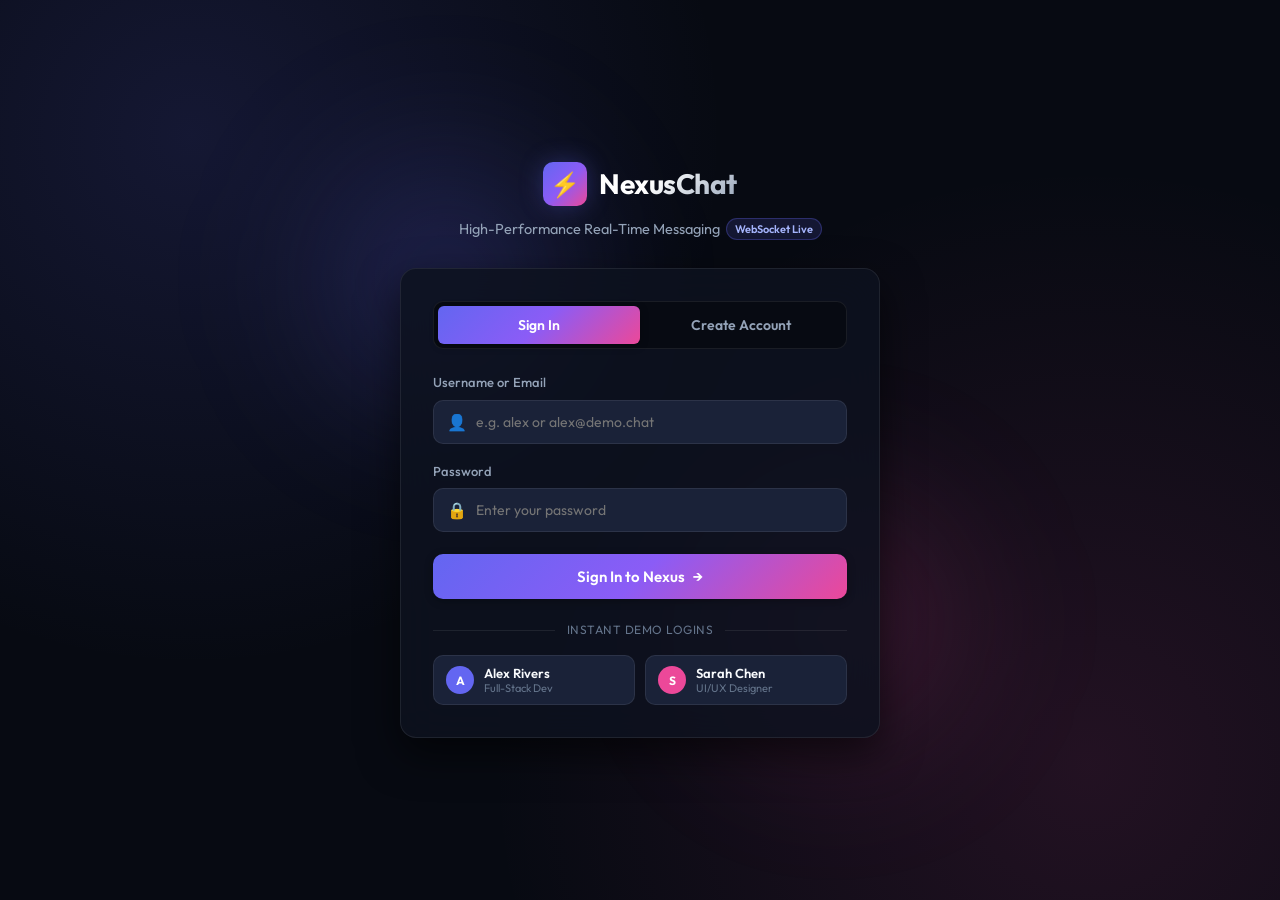
<file: frontend/index.html>
<!DOCTYPE html>
<html lang="en">
<head>
  <meta charset="UTF-8">
  <meta name="viewport" content="width=device-width, initial-scale=1.0">
  <title>NexusChat — Real-Time WebSocket Messaging</title>
  <link rel="stylesheet" href="/frontend/style.css">
  <link rel="icon" href="data:image/svg+xml,<svg xmlns=%22http://www.w3.org/2000/svg%22 viewBox=%220%22%22><text y=%2222%22 font-size=%2220%22>⚡</text></svg>">
</head>
<body class="auth-page">
  <!-- Dynamic Glowing Background Orbs -->
  <div class="auth-glow-1"></div>
  <div class="auth-glow-2"></div>

  <div class="auth-container">
    <!-- Brand Header -->
    <header class="auth-header">
      <div class="auth-brand">
        <div class="auth-logo-icon">⚡</div>
        <h1 class="auth-title">NexusChat</h1>
      </div>
      <p class="auth-subtitle">
        High-Performance Real-Time Messaging 
        <span class="badge-tag">WebSocket Live</span>
      </p>
    </header>

    <!-- Auth Card -->
    <main class="auth-card">
      <!-- Tabs Navigation -->
      <nav class="auth-tabs" role="tablist">
        <button id="tab-login-btn" class="auth-tab-btn active" onclick="switchAuthTab('login')">Sign In</button>
        <button id="tab-register-btn" class="auth-tab-btn" onclick="switchAuthTab('register')">Create Account</button>
      </nav>

      <!-- Alert Message Box -->
      <div id="auth-alert" style="display: none; padding: 10px 14px; margin-bottom: 16px; border-radius: 8px; font-size: 13px;"></div>

      <!-- Login Form -->
      <form id="login-form" class="auth-form active" onsubmit="handleLogin(event)">
        <div class="form-group">
          <label for="login-identifier">Username or Email</label>
          <div class="input-wrapper">
            <span class="input-icon">👤</span>
            <input type="text" id="login-identifier" class="form-control" placeholder="e.g. alex or alex@demo.chat" required autocomplete="username">
          </div>
        </div>

        <div class="form-group">
          <label for="login-password">Password</label>
          <div class="input-wrapper">
            <span class="input-icon">🔒</span>
            <input type="password" id="login-password" class="form-control" placeholder="Enter your password" required autocomplete="current-password">
          </div>
        </div>

        <button type="submit" id="login-submit-btn" class="btn-primary">
          <span>Sign In to Nexus</span>
          <span>→</span>
        </button>
      </form>

      <!-- Registration Form -->
      <form id="register-form" class="auth-form" onsubmit="handleRegister(event)">
        <div class="form-group">
          <label for="reg-username">Username</label>
          <div class="input-wrapper">
            <span class="input-icon">@</span>
            <input type="text" id="reg-username" class="form-control" placeholder="e.g. dev_guru" required minlength="3" maxlength="25">
          </div>
        </div>

        <div class="form-group">
          <label for="reg-display-name">Display Name</label>
          <div class="input-wrapper">
            <span class="input-icon">✨</span>
            <input type="text" id="reg-display-name" class="form-control" placeholder="e.g. Maya Lin" required>
          </div>
        </div>

        <div class="form-group">
          <label for="reg-email">Email Address</label>
          <div class="input-wrapper">
            <span class="input-icon">✉️</span>
            <input type="email" id="reg-email" class="form-control" placeholder="e.g. maya@example.com" required>
          </div>
        </div>

        <div class="form-group">
          <label for="reg-password">Password</label>
          <div class="input-wrapper">
            <span class="input-icon">🔒</span>
            <input type="password" id="reg-password" class="form-control" placeholder="Minimum 6 characters" required minlength="6">
          </div>
        </div>

        <button type="submit" id="register-submit-btn" class="btn-primary">
          <span>Create Free Account</span>
          <span>🚀</span>
        </button>
      </form>

      <!-- Quick 1-Click Demo Accounts -->
      <div class="auth-divider">Instant Demo Logins</div>
      <div class="demo-users-grid">
        <button type="button" class="demo-user-btn" onclick="quickFillDemo('alex', 'password123')">
          <div class="demo-avatar" style="background: #6366f1;">A</div>
          <div class="demo-user-info">
            <span class="demo-user-name">Alex Rivers</span>
            <span class="demo-user-role">Full-Stack Dev</span>
          </div>
        </button>

        <button type="button" class="demo-user-btn" onclick="quickFillDemo('sarah', 'password123')">
          <div class="demo-avatar" style="background: #ec4899;">S</div>
          <div class="demo-user-info">
            <span class="demo-user-name">Sarah Chen</span>
            <span class="demo-user-role">UI/UX Designer</span>
          </div>
        </button>
      </div>
    </main>
  </div>

  <!-- Toast Container -->
  <div id="toast-container" class="toast-container"></div>

  <script>
    function switchAuthTab(mode) {
      const loginTab = document.getElementById('tab-login-btn');
      const registerTab = document.getElementById('tab-register-btn');
      const loginForm = document.getElementById('login-form');
      const registerForm = document.getElementById('register-form');
      const alertBox = document.getElementById('auth-alert');
      alertBox.style.display = 'none';

      if (mode === 'login') {
        loginTab.classList.add('active');
        registerTab.classList.remove('active');
        loginForm.classList.add('active');
        registerForm.classList.remove('active');
      } else {
        registerTab.classList.add('active');
        loginTab.classList.remove('active');
        registerForm.classList.add('active');
        loginForm.classList.remove('active');
      }
    }

    function showAlert(message, isError = true) {
      const alertBox = document.getElementById('auth-alert');
      alertBox.style.display = 'block';
      alertBox.textContent = message;
      if (isError) {
        alertBox.style.backgroundColor = 'rgba(239, 68, 68, 0.15)';
        alertBox.style.border = '1px solid rgba(239, 68, 68, 0.3)';
        alertBox.style.color = '#fca5a5';
      } else {
        alertBox.style.backgroundColor = 'rgba(16, 185, 129, 0.15)';
        alertBox.style.border = '1px solid rgba(16, 185, 129, 0.3)';
        alertBox.style.color = '#6ee7b7';
      }
    }

    function quickFillDemo(identifier, password) {
      switchAuthTab('login');
      document.getElementById('login-identifier').value = identifier;
      document.getElementById('login-password').value = password;
      // Auto submit for convenience
      document.getElementById('login-submit-btn').click();
    }

    async function handleLogin(e) {
      e.preventDefault();
      const identifier = document.getElementById('login-identifier').value.trim();
      const password = document.getElementById('login-password').value;
      const submitBtn = document.getElementById('login-submit-btn');

      submitBtn.disabled = true;
      submitBtn.innerHTML = '<span>Authenticating...</span>';

      try {
        const res = await fetch('http://localhost:5000/api/auth/login', {
          method: 'POST',
          headers: { 'Content-Type': 'application/json' },
          body: JSON.stringify({ identifier, password })
        });
        const data = await res.json();
        if (data.success) {
          showAlert('Login successful! Redirecting to chat...', false);
          setTimeout(() => { window.location.href = '/chat'; }, 500);
        } else {
          showAlert(data.error || 'Login failed. Please check credentials.');
          submitBtn.disabled = false;
          submitBtn.innerHTML = '<span>Sign In to Nexus</span><span>→</span>';
        }
      } catch (err) {
        showAlert('Network error. Make sure the backend server is running.');
        submitBtn.disabled = false;
        submitBtn.innerHTML = '<span>Sign In to Nexus</span><span>→</span>';
      }
    }

    async function handleRegister(e) {
      e.preventDefault();
      const username = document.getElementById('reg-username').value.trim();
      const display_name = document.getElementById('reg-display-name').value.trim();
      const email = document.getElementById('reg-email').value.trim();
      const password = document.getElementById('reg-password').value;
      const submitBtn = document.getElementById('register-submit-btn');

      submitBtn.disabled = true;
      submitBtn.innerHTML = '<span>Creating Account...</span>';

      try {
        const res = await fetch('http://localhost:5000/api/auth/register', {
          method: 'POST',
          headers: { 'Content-Type': 'application/json' },
          body: JSON.stringify({ username, display_name, email, password })
        });
        const data = await res.json();
        if (data.success) {
          showAlert('Account created! Entering chat...', false);
          setTimeout(() => { window.location.href = '/chat'; }, 500);
        } else {
          showAlert(data.error || 'Registration failed.');
          submitBtn.disabled = false;
          submitBtn.innerHTML = '<span>Create Free Account</span><span>🚀</span>';
        }
      } catch (err) {
        showAlert('Network error. Please try again.');
        submitBtn.disabled = false;
        submitBtn.innerHTML = '<span>Create Free Account</span><span>🚀</span>';
      }
    }
  </script>
</body>
</html>
</file>
<file: frontend/style.css>
/* ==========================================================================
   NexusChat - Modern Real-Time Chat Application Stylesheet
   Theme: Sleek Dark / Cyber Glassmorphism
   ========================================================================== */

@import url('https://fonts.googleapis.com/css2?family=Outfit:wght@300;400;500;600;700&family=JetBrains+Mono:wght@400;500&display=swap');

:root {
  /* Color Palette */
  --bg-darkest: #070a12;
  --bg-sidebar: #0d121f;
  --bg-sidebar-hover: #141b2d;
  --bg-chat: #101626;
  --bg-card: rgba(19, 26, 44, 0.7);
  --bg-card-elevated: #161e33;
  --bg-input: #1a2238;
  --bg-hover: rgba(255, 255, 255, 0.05);
  --bg-glass: rgba(13, 18, 31, 0.85);

  /* Primary Brand & Accents */
  --primary: #6366f1;
  --primary-hover: #4f46e5;
  --primary-glow: rgba(99, 102, 241, 0.35);
  --primary-gradient: linear-gradient(135deg, #6366f1 0%, #8b5cf6 50%, #ec4899 100%);
  --secondary-gradient: linear-gradient(135deg, #3b82f6 0%, #06b6d4 100%);

  /* Status Colors */
  --status-online: #10b981;
  --status-away: #f59e0b;
  --status-busy: #ef4444;
  --status-offline: #64748b;

  /* Text Colors */
  --text-primary: #f8fafc;
  --text-secondary: #94a3b8;
  --text-muted: #64748b;
  --text-highlight: #38bdf8;

  /* Borders & Shadows */
  --border-subtle: rgba(255, 255, 255, 0.08);
  --border-light: rgba(255, 255, 255, 0.15);
  --border-active: rgba(99, 102, 241, 0.5);
  --shadow-sm: 0 2px 8px rgba(0, 0, 0, 0.3);
  --shadow-md: 0 8px 24px rgba(0, 0, 0, 0.4);
  --shadow-lg: 0 16px 40px rgba(0, 0, 0, 0.6);
  --shadow-glow: 0 0 25px rgba(99, 102, 241, 0.3);

  /* Dimensions & Spacing */
  --sidebar-width: 290px;
  --right-panel-width: 270px;
  --header-height: 64px;
  --radius-sm: 6px;
  --radius-md: 10px;
  --radius-lg: 16px;
  --radius-full: 9999px;

  /* Fonts */
  --font-main: 'Outfit', -apple-system, BlinkMacSystemFont, 'Segoe UI', Roboto, sans-serif;
  --font-mono: 'JetBrains Mono', 'Fira Code', monospace;
  --transition: all 0.2s cubic-bezier(0.4, 0, 0.2, 1);
}

/* ==========================================================================
   CSS Reset & Base Styles
   ========================================================================== */
* {
  margin: 0;
  padding: 0;
  box-sizing: border-box;
}

body {
  font-family: var(--font-main);
  background-color: var(--bg-darkest);
  color: var(--text-primary);
  min-height: 100vh;
  overflow: hidden;
  line-height: 1.5;
  -webkit-font-smoothing: antialiased;
}

/* Custom Scrollbars */
::-webkit-scrollbar {
  width: 6px;
  height: 6px;
}
::-webkit-scrollbar-track {
  background: transparent;
}
::-webkit-scrollbar-thumb {
  background: rgba(255, 255, 255, 0.12);
  border-radius: 4px;
}
::-webkit-scrollbar-thumb:hover {
  background: rgba(255, 255, 255, 0.25);
}

a {
  color: var(--primary);
  text-decoration: none;
}
a:hover {
  text-decoration: underline;
}

button {
  font-family: inherit;
  cursor: pointer;
  border: none;
  background: none;
  outline: none;
}

input, textarea {
  font-family: inherit;
  outline: none;
  border: none;
}

/* ==========================================================================
   Authentication Page (index.html)
   ========================================================================== */
.auth-page {
  display: flex;
  align-items: center;
  justify-content: center;
  min-height: 100vh;
  position: relative;
  overflow-y: auto;
  padding: 24px;
  background: radial-gradient(circle at 15% 15%, rgba(99, 102, 241, 0.15) 0%, transparent 40%),
              radial-gradient(circle at 85% 85%, rgba(236, 72, 153, 0.12) 0%, transparent 45%),
              var(--bg-darkest);
}

/* Background glowing blur orbs */
.auth-glow-1 {
  position: absolute;
  top: 10%;
  left: 20%;
  width: 380px;
  height: 380px;
  background: radial-gradient(circle, rgba(99, 102, 241, 0.25) 0%, transparent 70%);
  filter: blur(60px);
  pointer-events: none;
  animation: pulseGlow 8s infinite alternate ease-in-out;
}

.auth-glow-2 {
  position: absolute;
  bottom: 10%;
  right: 20%;
  width: 380px;
  height: 380px;
  background: radial-gradient(circle, rgba(236, 72, 153, 0.2) 0%, transparent 70%);
  filter: blur(60px);
  pointer-events: none;
  animation: pulseGlow 10s infinite alternate-reverse ease-in-out;
}

@keyframes pulseGlow {
  0% { transform: scale(0.9) translate(0, 0); opacity: 0.6; }
  100% { transform: scale(1.15) translate(20px, -20px); opacity: 0.9; }
}

.auth-container {
  width: 100%;
  max-width: 480px;
  position: relative;
  z-index: 10;
}

.auth-header {
  text-align: center;
  margin-bottom: 28px;
}

.auth-brand {
  display: inline-flex;
  align-items: center;
  gap: 12px;
  margin-bottom: 12px;
}

.auth-logo-icon {
  width: 44px;
  height: 44px;
  border-radius: var(--radius-md);
  background: var(--primary-gradient);
  display: flex;
  align-items: center;
  justify-content: center;
  box-shadow: var(--shadow-glow);
  font-size: 24px;
}

.auth-title {
  font-size: 28px;
  font-weight: 700;
  letter-spacing: -0.5px;
  background: linear-gradient(135deg, #fff 40%, #94a3b8 100%);
  -webkit-background-clip: text;
  -webkit-text-fill-color: transparent;
}

.auth-subtitle {
  color: var(--text-secondary);
  font-size: 14.5px;
  display: flex;
  align-items: center;
  justify-content: center;
  gap: 6px;
}

.badge-tag {
  display: inline-block;
  padding: 2px 8px;
  font-size: 11px;
  font-weight: 600;
  border-radius: var(--radius-full);
  background: rgba(99, 102, 241, 0.15);
  color: #a5b4fc;
  border: 1px solid rgba(99, 102, 241, 0.3);
}

.auth-card {
  background: var(--bg-glass);
  backdrop-filter: blur(20px);
  border: 1px solid var(--border-subtle);
  border-radius: var(--radius-lg);
  padding: 32px;
  box-shadow: var(--shadow-lg);
  position: relative;
}

.auth-tabs {
  display: flex;
  background: var(--bg-darkest);
  padding: 4px;
  border-radius: var(--radius-md);
  margin-bottom: 24px;
  border: 1px solid var(--border-subtle);
}

.auth-tab-btn {
  flex: 1;
  padding: 10px 0;
  font-size: 14px;
  font-weight: 600;
  color: var(--text-secondary);
  border-radius: var(--radius-sm);
  transition: var(--transition);
  text-align: center;
}

.auth-tab-btn.active {
  background: var(--primary-gradient);
  color: #fff;
  box-shadow: var(--shadow-sm);
}

.auth-form {
  display: none;
  flex-direction: column;
  gap: 18px;
}

.auth-form.active {
  display: flex;
}

.form-group {
  display: flex;
  flex-direction: column;
  gap: 7px;
}

.form-group label {
  font-size: 13px;
  font-weight: 500;
  color: var(--text-secondary);
}

.input-wrapper {
  position: relative;
  display: flex;
  align-items: center;
}

.input-icon {
  position: absolute;
  left: 14px;
  color: var(--text-muted);
  font-size: 16px;
  pointer-events: none;
}

.form-control {
  width: 100%;
  padding: 12px 14px 12px 42px;
  background: var(--bg-input);
  border: 1px solid var(--border-subtle);
  border-radius: var(--radius-md);
  color: var(--text-primary);
  font-size: 14px;
  transition: var(--transition);
}

.form-control:focus {
  border-color: var(--primary);
  box-shadow: 0 0 0 3px rgba(99, 102, 241, 0.2);
  background: #1e2842;
}

.btn-primary {
  padding: 13px 20px;
  background: var(--primary-gradient);
  color: #ffffff;
  font-size: 15px;
  font-weight: 600;
  border-radius: var(--radius-md);
  display: flex;
  align-items: center;
  justify-content: center;
  gap: 8px;
  transition: var(--transition);
  box-shadow: var(--shadow-sm);
  margin-top: 4px;
}

.btn-primary:hover {
  transform: translateY(-1px);
  box-shadow: var(--shadow-glow);
  filter: brightness(1.08);
}

.btn-primary:active {
  transform: translateY(0);
}

.auth-divider {
  display: flex;
  align-items: center;
  gap: 12px;
  margin: 22px 0 16px;
  color: var(--text-muted);
  font-size: 12px;
  text-transform: uppercase;
  letter-spacing: 0.5px;
}

.auth-divider::before,
.auth-divider::after {
  content: '';
  flex: 1;
  height: 1px;
  background: var(--border-subtle);
}

.demo-users-grid {
  display: grid;
  grid-template-columns: 1fr 1fr;
  gap: 10px;
}

.demo-user-btn {
  background: var(--bg-input);
  border: 1px solid var(--border-subtle);
  padding: 9px 12px;
  border-radius: var(--radius-md);
  display: flex;
  align-items: center;
  gap: 10px;
  color: var(--text-primary);
  transition: var(--transition);
  text-align: left;
}

.demo-user-btn:hover {
  background: var(--bg-sidebar-hover);
  border-color: var(--border-active);
  transform: translateY(-2px);
}

.demo-avatar {
  width: 28px;
  height: 28px;
  border-radius: var(--radius-full);
  display: flex;
  align-items: center;
  justify-content: center;
  font-size: 12px;
  font-weight: 700;
  color: #ffffff;
  flex-shrink: 0;
}

.demo-user-info {
  display: flex;
  flex-direction: column;
  overflow: hidden;
}

.demo-user-name {
  font-size: 13px;
  font-weight: 600;
  white-space: nowrap;
  overflow: hidden;
  text-overflow: ellipsis;
}

.demo-user-role {
  font-size: 11px;
  color: var(--text-muted);
}

/* ==========================================================================
   Chat Application Workspace (chat.html)
   ========================================================================== */
.chat-app-layout {
  display: flex;
  width: 100vw;
  height: 100vh;
  overflow: hidden;
  background: var(--bg-darkest);
}

/* --- Left Sidebar --- */
.chat-sidebar {
  width: var(--sidebar-width);
  background: var(--bg-sidebar);
  border-right: 1px solid var(--border-subtle);
  display: flex;
  flex-direction: column;
  height: 100%;
  flex-shrink: 0;
  user-select: none;
  position: relative;
  z-index: 20;
}

.sidebar-header {
  height: var(--header-height);
  padding: 0 18px;
  display: flex;
  align-items: center;
  justify-content: space-between;
  border-bottom: 1px solid var(--border-subtle);
}

.sidebar-brand {
  display: flex;
  align-items: center;
  gap: 10px;
}

.sidebar-brand-icon {
  width: 34px;
  height: 34px;
  border-radius: var(--radius-sm);
  background: var(--primary-gradient);
  display: flex;
  align-items: center;
  justify-content: center;
  font-size: 18px;
  box-shadow: 0 0 15px rgba(99, 102, 241, 0.4);
}

.sidebar-brand-title {
  font-size: 18px;
  font-weight: 700;
  color: #ffffff;
  letter-spacing: -0.3px;
}

.connection-pill {
  display: flex;
  align-items: center;
  gap: 6px;
  font-size: 11px;
  font-weight: 600;
  color: var(--status-online);
  background: rgba(16, 185, 129, 0.12);
  padding: 3px 8px;
  border-radius: var(--radius-full);
  border: 1px solid rgba(16, 185, 129, 0.25);
}

.connection-dot {
  width: 7px;
  height: 7px;
  border-radius: var(--radius-full);
  background: var(--status-online);
  animation: pulseDot 2s infinite ease-in-out;
}

@keyframes pulseDot {
  0% { transform: scale(0.9); opacity: 0.7; }
  50% { transform: scale(1.3); opacity: 1; box-shadow: 0 0 8px var(--status-online); }
  100% { transform: scale(0.9); opacity: 0.7; }
}

.sidebar-content {
  flex: 1;
  overflow-y: auto;
  padding: 16px 12px;
  display: flex;
  flex-direction: column;
  gap: 20px;
}

.sidebar-section-title {
  display: flex;
  align-items: center;
  justify-content: space-between;
  padding: 0 8px;
  font-size: 11px;
  font-weight: 700;
  text-transform: uppercase;
  letter-spacing: 0.8px;
  color: var(--text-muted);
  margin-bottom: 8px;
}

.sidebar-add-btn {
  color: var(--text-muted);
  font-size: 14px;
  padding: 2px 6px;
  border-radius: var(--radius-sm);
  transition: var(--transition);
}

.sidebar-add-btn:hover {
  color: #fff;
  background: var(--bg-hover);
}

.channel-list, .dm-list {
  display: flex;
  flex-direction: column;
  gap: 3px;
}

.channel-item, .dm-item {
  display: flex;
  align-items: center;
  gap: 10px;
  padding: 8px 10px;
  border-radius: var(--radius-md);
  color: var(--text-secondary);
  font-size: 14px;
  font-weight: 500;
  cursor: pointer;
  transition: var(--transition);
  position: relative;
}

.channel-item:hover, .dm-item:hover {
  background: var(--bg-sidebar-hover);
  color: var(--text-primary);
}

.channel-item.active, .dm-item.active {
  background: rgba(99, 102, 241, 0.18);
  color: #ffffff;
  border-left: 3px solid var(--primary);
  font-weight: 600;
}

.channel-icon {
  font-size: 16px;
  opacity: 0.85;
}

.channel-name, .dm-name {
  flex: 1;
  overflow: hidden;
  text-overflow: ellipsis;
  white-space: nowrap;
}

.unread-badge {
  background: var(--primary-gradient);
  color: #fff;
  font-size: 10px;
  font-weight: 700;
  padding: 2px 7px;
  border-radius: var(--radius-full);
}

/* User avatar with status ring */
.avatar-wrapper {
  position: relative;
  flex-shrink: 0;
}

.user-avatar {
  width: 32px;
  height: 32px;
  border-radius: var(--radius-full);
  display: flex;
  align-items: center;
  justify-content: center;
  font-size: 13px;
  font-weight: 700;
  color: #ffffff;
}

.status-indicator {
  position: absolute;
  bottom: -1px;
  right: -1px;
  width: 10px;
  height: 10px;
  border-radius: var(--radius-full);
  border: 2px solid var(--bg-sidebar);
}

.status-online { background-color: var(--status-online); }
.status-away { background-color: var(--status-away); }
.status-busy { background-color: var(--status-busy); }
.status-offline { background-color: var(--status-offline); }

/* Sidebar User Footer */
.sidebar-user-footer {
  height: 70px;
  padding: 0 14px;
  background: rgba(10, 14, 25, 0.9);
  border-top: 1px solid var(--border-subtle);
  display: flex;
  align-items: center;
  justify-content: space-between;
}

.footer-user-card {
  display: flex;
  align-items: center;
  gap: 10px;
  overflow: hidden;
  cursor: pointer;
  padding: 4px 6px;
  border-radius: var(--radius-sm);
  transition: var(--transition);
}

.footer-user-card:hover {
  background: var(--bg-hover);
}

.footer-user-details {
  display: flex;
  flex-direction: column;
  overflow: hidden;
}

.footer-user-name {
  font-size: 13.5px;
  font-weight: 600;
  color: var(--text-primary);
  white-space: nowrap;
  overflow: hidden;
  text-overflow: ellipsis;
}

.footer-user-status {
  font-size: 11px;
  color: var(--status-online);
  text-transform: capitalize;
}

.footer-actions {
  display: flex;
  align-items: center;
  gap: 4px;
}

.btn-icon-footer {
  width: 32px;
  height: 32px;
  border-radius: var(--radius-sm);
  color: var(--text-muted);
  display: flex;
  align-items: center;
  justify-content: center;
  font-size: 16px;
  transition: var(--transition);
}

.btn-icon-footer:hover {
  color: #fff;
  background: var(--bg-hover);
}

/* --- Main Chat Section --- */
.chat-main {
  flex: 1;
  display: flex;
  flex-direction: column;
  background: var(--bg-chat);
  height: 100%;
  position: relative;
  overflow: hidden;
}

.chat-header {
  height: var(--header-height);
  padding: 0 24px;
  background: var(--bg-glass);
  backdrop-filter: blur(12px);
  border-bottom: 1px solid var(--border-subtle);
  display: flex;
  align-items: center;
  justify-content: space-between;
  z-index: 10;
}

.header-left {
  display: flex;
  align-items: center;
  gap: 12px;
  overflow: hidden;
}

.mobile-menu-btn {
  display: none;
  font-size: 20px;
  color: var(--text-secondary);
  padding: 6px;
}

.room-title-wrapper {
  display: flex;
  flex-direction: column;
}

.room-title {
  font-size: 17px;
  font-weight: 700;
  display: flex;
  align-items: center;
  gap: 8px;
  color: #ffffff;
}

.room-desc {
  font-size: 12px;
  color: var(--text-muted);
  white-space: nowrap;
  overflow: hidden;
  text-overflow: ellipsis;
  max-width: 450px;
}

.header-right {
  display: flex;
  align-items: center;
  gap: 10px;
}

.header-search {
  position: relative;
  display: flex;
  align-items: center;
}

.header-search input {
  background: var(--bg-input);
  border: 1px solid var(--border-subtle);
  padding: 6px 12px 6px 32px;
  border-radius: var(--radius-full);
  font-size: 12.5px;
  color: var(--text-primary);
  width: 170px;
  transition: var(--transition);
}

.header-search input:focus {
  width: 230px;
  border-color: var(--primary);
  box-shadow: 0 0 10px rgba(99, 102, 241, 0.2);
}

.header-search .search-icon {
  position: absolute;
  left: 10px;
  font-size: 13px;
  color: var(--text-muted);
  pointer-events: none;
}

.header-tool-btn {
  width: 36px;
  height: 36px;
  border-radius: var(--radius-md);
  color: var(--text-secondary);
  background: var(--bg-input);
  border: 1px solid var(--border-subtle);
  display: flex;
  align-items: center;
  justify-content: center;
  font-size: 15px;
  transition: var(--transition);
}

.header-tool-btn:hover {
  color: #ffffff;
  border-color: var(--border-active);
  background: var(--bg-sidebar-hover);
}

.header-tool-btn.active {
  color: var(--primary);
  border-color: var(--primary);
  background: rgba(99, 102, 241, 0.15);
}

/* --- Message Stream Area --- */
.messages-container {
  flex: 1;
  overflow-y: auto;
  padding: 24px;
  display: flex;
  flex-direction: column;
  gap: 16px;
  scroll-behavior: smooth;
  position: relative;
}

/* Room Hero Welcome Banner */
.room-hero-card {
  background: linear-gradient(135deg, rgba(99, 102, 241, 0.1) 0%, rgba(139, 92, 246, 0.05) 100%);
  border: 1px solid rgba(99, 102, 241, 0.2);
  border-radius: var(--radius-lg);
  padding: 24px;
  margin-bottom: 12px;
  display: flex;
  align-items: center;
  gap: 20px;
}

.room-hero-icon {
  width: 56px;
  height: 56px;
  border-radius: var(--radius-md);
  background: var(--primary-gradient);
  display: flex;
  align-items: center;
  justify-content: center;
  font-size: 28px;
  box-shadow: var(--shadow-glow);
  flex-shrink: 0;
}

.room-hero-content h3 {
  font-size: 20px;
  font-weight: 700;
  margin-bottom: 4px;
  color: #ffffff;
}

.room-hero-content p {
  color: var(--text-secondary);
  font-size: 13.5px;
}

/* Individual Message Row */
.message-row {
  display: flex;
  gap: 14px;
  position: relative;
  padding: 6px 12px;
  border-radius: var(--radius-md);
  transition: background 0.15s ease;
}

.message-row:hover {
  background: rgba(255, 255, 255, 0.03);
}

.message-avatar-col {
  flex-shrink: 0;
  padding-top: 2px;
}

.msg-avatar {
  width: 38px;
  height: 38px;
  border-radius: var(--radius-full);
  display: flex;
  align-items: center;
  justify-content: center;
  font-weight: 700;
  color: #ffffff;
  font-size: 14px;
  box-shadow: var(--shadow-sm);
}

.message-content-col {
  flex: 1;
  min-width: 0;
}

.message-meta {
  display: flex;
  align-items: center;
  gap: 8px;
  margin-bottom: 4px;
}

.message-sender {
  font-size: 14px;
  font-weight: 600;
  color: var(--text-primary);
  cursor: pointer;
}

.message-sender:hover {
  text-decoration: underline;
}

.bot-tag {
  background: rgba(16, 185, 129, 0.2);
  color: #34d399;
  border: 1px solid rgba(16, 185, 129, 0.3);
  font-size: 10px;
  font-weight: 700;
  padding: 1px 6px;
  border-radius: 4px;
}

.message-time {
  font-size: 11px;
  color: var(--text-muted);
}

.message-body {
  font-size: 14.5px;
  line-height: 1.55;
  color: #e2e8f0;
  word-break: break-word;
}

.message-body code {
  font-family: var(--font-mono);
  background: rgba(0, 0, 0, 0.4);
  padding: 2px 6px;
  border-radius: 4px;
  font-size: 13px;
  color: #38bdf8;
  border: 1px solid rgba(255, 255, 255, 0.08);
}

.message-body pre {
  font-family: var(--font-mono);
  background: #0b0f19;
  border: 1px solid var(--border-subtle);
  border-radius: var(--radius-md);
  padding: 12px 16px;
  margin: 8px 0;
  overflow-x: auto;
  font-size: 13px;
  color: #f1f5f9;
}

.message-image-attachment {
  margin-top: 8px;
  max-width: 380px;
  max-height: 280px;
  border-radius: var(--radius-md);
  border: 1px solid var(--border-subtle);
  overflow: hidden;
  box-shadow: var(--shadow-md);
  cursor: pointer;
  transition: transform 0.2s ease;
}

.message-image-attachment img {
  width: 100%;
  height: 100%;
  object-fit: cover;
  display: block;
}

.message-image-attachment:hover {
  transform: scale(1.02);
}

/* Quick Floating Action Bar on Hover */
.message-actions-bar {
  position: absolute;
  top: -12px;
  right: 18px;
  background: var(--bg-card-elevated);
  border: 1px solid var(--border-light);
  border-radius: var(--radius-full);
  display: none;
  align-items: center;
  padding: 3px 6px;
  gap: 4px;
  box-shadow: var(--shadow-md);
  z-index: 5;
}

.message-row:hover .message-actions-bar {
  display: flex;
}

.quick-react-btn {
  font-size: 14px;
  padding: 3px 6px;
  border-radius: var(--radius-full);
  transition: transform 0.1s ease;
}

.quick-react-btn:hover {
  transform: scale(1.3);
  background: var(--bg-hover);
}

/* Emoji Reactions Row */
.reactions-row {
  display: flex;
  flex-wrap: wrap;
  gap: 6px;
  margin-top: 6px;
}

.reaction-chip {
  display: inline-flex;
  align-items: center;
  gap: 5px;
  background: var(--bg-card);
  border: 1px solid var(--border-subtle);
  padding: 2px 8px;
  border-radius: var(--radius-full);
  font-size: 12px;
  color: var(--text-secondary);
  cursor: pointer;
  transition: var(--transition);
}

.reaction-chip:hover {
  border-color: var(--primary);
  background: var(--bg-sidebar-hover);
}

.reaction-chip.reacted {
  background: rgba(99, 102, 241, 0.2);
  border-color: var(--primary);
  color: #fff;
}

.reaction-chip .emoji-icon {
  font-size: 13px;
}

.reaction-chip .reaction-count {
  font-weight: 600;
}

/* System Message */
.system-message-row {
  display: flex;
  align-items: center;
  justify-content: center;
  margin: 6px 0;
}

.system-message-pill {
  font-size: 11.5px;
  color: var(--text-muted);
  background: rgba(255, 255, 255, 0.04);
  padding: 3px 12px;
  border-radius: var(--radius-full);
  border: 1px solid var(--border-subtle);
}

/* Typing Indicator Banner */
.typing-bar {
  min-height: 24px;
  padding: 0 24px;
  display: flex;
  align-items: center;
  gap: 8px;
  font-size: 12px;
  color: var(--text-muted);
}

.typing-dots {
  display: inline-flex;
  align-items: center;
  gap: 3px;
}

.typing-dot {
  width: 4px;
  height: 4px;
  border-radius: var(--radius-full);
  background: var(--text-muted);
  animation: typingBounce 1.4s infinite ease-in-out;
}

.typing-dot:nth-child(2) { animation-delay: 0.2s; }
.typing-dot:nth-child(3) { animation-delay: 0.4s; }

@keyframes typingBounce {
  0%, 80%, 100% { transform: translateY(0); opacity: 0.4; }
  40% { transform: translateY(-4px); opacity: 1; }
}

/* --- Bottom Chat Input Box --- */
.chat-input-wrapper {
  padding: 0 24px 20px 24px;
  background: var(--bg-chat);
}

.input-box-container {
  background: var(--bg-card-elevated);
  border: 1px solid var(--border-subtle);
  border-radius: var(--radius-lg);
  padding: 10px 14px;
  display: flex;
  flex-direction: column;
  gap: 8px;
  box-shadow: var(--shadow-sm);
  transition: border-color 0.2s ease, box-shadow 0.2s ease;
  position: relative;
}

.input-box-container:focus-within {
  border-color: var(--border-active);
  box-shadow: var(--shadow-glow);
}

/* File Preview Attachment Pill */
.attachment-preview-bar {
  display: none;
  align-items: center;
  gap: 10px;
  background: rgba(0, 0, 0, 0.3);
  padding: 6px 12px;
  border-radius: var(--radius-md);
  border: 1px solid var(--border-subtle);
}

.attachment-preview-bar.active {
  display: flex;
}

.attachment-thumb {
  width: 36px;
  height: 36px;
  border-radius: var(--radius-sm);
  object-fit: cover;
}

.attachment-name {
  font-size: 12.5px;
  color: var(--text-primary);
  flex: 1;
  overflow: hidden;
  text-overflow: ellipsis;
  white-space: nowrap;
}

.remove-attachment-btn {
  color: var(--status-busy);
  font-size: 16px;
}

.input-textarea-row {
  display: flex;
  align-items: flex-end;
  gap: 10px;
}

.chat-textarea {
  flex: 1;
  background: transparent;
  color: var(--text-primary);
  font-size: 14.5px;
  line-height: 1.45;
  resize: none;
  max-height: 140px;
  min-height: 26px;
}

.chat-textarea::placeholder {
  color: var(--text-muted);
}

.input-actions-row {
  display: flex;
  align-items: center;
  justify-content: space-between;
  padding-top: 4px;
  border-top: 1px solid rgba(255, 255, 255, 0.05);
}

.input-tools-left {
  display: flex;
  align-items: center;
  gap: 4px;
}

.input-tool-btn {
  width: 32px;
  height: 32px;
  border-radius: var(--radius-md);
  color: var(--text-secondary);
  display: flex;
  align-items: center;
  justify-content: center;
  font-size: 16px;
  transition: var(--transition);
}

.input-tool-btn:hover {
  color: #fff;
  background: var(--bg-hover);
}

.send-btn {
  padding: 8px 16px;
  background: var(--primary-gradient);
  color: #fff;
  border-radius: var(--radius-md);
  font-size: 13.5px;
  font-weight: 600;
  display: flex;
  align-items: center;
  gap: 6px;
  transition: var(--transition);
  box-shadow: var(--shadow-sm);
}

.send-btn:hover {
  filter: brightness(1.1);
  transform: translateY(-1px);
}

.send-btn:disabled {
  opacity: 0.5;
  cursor: not-allowed;
  transform: none;
}

/* Floating Emoji Picker Popover */
.emoji-popover {
  position: absolute;
  bottom: 100%;
  left: 14px;
  margin-bottom: 8px;
  width: 310px;
  background: var(--bg-card-elevated);
  border: 1px solid var(--border-light);
  border-radius: var(--radius-lg);
  padding: 12px;
  box-shadow: var(--shadow-lg);
  display: none;
  flex-direction: column;
  gap: 10px;
  z-index: 100;
}

.emoji-popover.active {
  display: flex;
}

.emoji-grid {
  display: grid;
  grid-template-columns: repeat(7, 1fr);
  gap: 6px;
  max-height: 180px;
  overflow-y: auto;
}

.emoji-grid-btn {
  font-size: 20px;
  padding: 4px;
  border-radius: var(--radius-sm);
  display: flex;
  align-items: center;
  justify-content: center;
  transition: transform 0.1s ease;
}

.emoji-grid-btn:hover {
  transform: scale(1.25);
  background: var(--bg-hover);
}

/* Floating Scroll to Bottom Button */
.scroll-bottom-btn {
  position: absolute;
  bottom: 130px;
  right: 36px;
  background: var(--primary-gradient);
  color: #fff;
  padding: 8px 14px;
  border-radius: var(--radius-full);
  font-size: 12px;
  font-weight: 600;
  display: none;
  align-items: center;
  gap: 6px;
  box-shadow: var(--shadow-lg);
  z-index: 15;
  transition: var(--transition);
}

.scroll-bottom-btn:hover {
  transform: translateY(-2px);
  filter: brightness(1.1);
}

.scroll-bottom-btn.active {
  display: flex;
}

/* --- Right Sidebar Panel (Details & Active Users) --- */
.chat-right-panel {
  width: var(--right-panel-width);
  background: var(--bg-sidebar);
  border-left: 1px solid var(--border-subtle);
  display: flex;
  flex-direction: column;
  height: 100%;
  flex-shrink: 0;
  transition: margin-right 0.3s ease;
}

.chat-right-panel.hidden {
  display: none;
}

.panel-header {
  height: var(--header-height);
  padding: 0 18px;
  display: flex;
  align-items: center;
  justify-content: space-between;
  border-bottom: 1px solid var(--border-subtle);
  font-size: 15px;
  font-weight: 700;
}

.panel-content {
  flex: 1;
  overflow-y: auto;
  padding: 16px;
  display: flex;
  flex-direction: column;
  gap: 20px;
}

.panel-section-title {
  font-size: 11px;
  font-weight: 700;
  text-transform: uppercase;
  letter-spacing: 0.8px;
  color: var(--text-muted);
  margin-bottom: 10px;
}

.member-list {
  display: flex;
  flex-direction: column;
  gap: 6px;
}

.member-item {
  display: flex;
  align-items: center;
  gap: 10px;
  padding: 6px 8px;
  border-radius: var(--radius-md);
  cursor: pointer;
  transition: var(--transition);
}

.member-item:hover {
  background: var(--bg-hover);
}

.member-info {
  display: flex;
  flex-direction: column;
  overflow: hidden;
}

.member-name {
  font-size: 13.5px;
  font-weight: 600;
  color: var(--text-primary);
  white-space: nowrap;
  overflow: hidden;
  text-overflow: ellipsis;
}

.member-bio {
  font-size: 11px;
  color: var(--text-muted);
  white-space: nowrap;
  overflow: hidden;
  text-overflow: ellipsis;
}

/* ==========================================================================
   Modals & Popups
   ========================================================================== */
.modal-overlay {
  position: fixed;
  top: 0;
  left: 0;
  width: 100vw;
  height: 100vh;
  background: rgba(0, 0, 0, 0.7);
  backdrop-filter: blur(8px);
  display: none;
  align-items: center;
  justify-content: center;
  z-index: 1000;
  padding: 20px;
}

.modal-overlay.active {
  display: flex;
}

.modal-card {
  width: 100%;
  max-width: 440px;
  background: var(--bg-card-elevated);
  border: 1px solid var(--border-light);
  border-radius: var(--radius-lg);
  padding: 28px;
  box-shadow: var(--shadow-lg);
  position: relative;
  animation: modalScale 0.2s cubic-bezier(0.16, 1, 0.3, 1);
}

@keyframes modalScale {
  from { transform: scale(0.92); opacity: 0; }
  to { transform: scale(1); opacity: 1; }
}

.modal-header {
  display: flex;
  align-items: center;
  justify-content: space-between;
  margin-bottom: 20px;
}

.modal-title {
  font-size: 18px;
  font-weight: 700;
  color: #fff;
}

.modal-close-btn {
  color: var(--text-muted);
  font-size: 20px;
}

.modal-close-btn:hover {
  color: #fff;
}

.icon-selector-row {
  display: flex;
  gap: 8px;
  margin-top: 4px;
}

.icon-option-btn {
  width: 36px;
  height: 36px;
  border-radius: var(--radius-md);
  background: var(--bg-input);
  border: 1px solid var(--border-subtle);
  font-size: 18px;
  display: flex;
  align-items: center;
  justify-content: center;
  transition: var(--transition);
}

.icon-option-btn:hover, .icon-option-btn.selected {
  border-color: var(--primary);
  background: rgba(99, 102, 241, 0.2);
}

/* Toast Notifications */
.toast-container {
  position: fixed;
  bottom: 24px;
  right: 24px;
  display: flex;
  flex-direction: column;
  gap: 10px;
  z-index: 2000;
}

.toast {
  padding: 12px 18px;
  border-radius: var(--radius-md);
  font-size: 13.5px;
  font-weight: 500;
  color: #ffffff;
  background: var(--bg-card-elevated);
  border: 1px solid var(--border-light);
  box-shadow: var(--shadow-lg);
  display: flex;
  align-items: center;
  gap: 10px;
  animation: toastSlide 0.3s cubic-bezier(0.16, 1, 0.3, 1);
}

.toast-success { border-left: 4px solid var(--status-online); }
.toast-error { border-left: 4px solid var(--status-busy); }
.toast-info { border-left: 4px solid var(--primary); }

@keyframes toastSlide {
  from { transform: translateX(50px); opacity: 0; }
  to { transform: translateX(0); opacity: 1; }
}

/* ==========================================================================
   Responsive Adaptations
   ========================================================================== */
@media (max-width: 900px) {
  .chat-right-panel {
    display: none;
  }
}

@media (max-width: 768px) {
  .chat-sidebar {
    position: fixed;
    top: 0;
    left: -100%;
    width: 80%;
    max-width: 320px;
    transition: left 0.3s ease;
  }

  .chat-sidebar.open {
    left: 0;
  }

  .mobile-menu-btn {
    display: block;
  }

  .header-search input {
    width: 120px;
  }
  .header-search input:focus {
    width: 160px;
  }
}


/* ==========================================================================
   NexusChat Feature Enhancements: Groups, Read Receipts, Notifications,
   Replies, Forwarding, Editing, Reporting & Admin Dashboard
   ========================================================================== */

/* --- Groups in Sidebar --- */
.group-list {
  display: flex;
  flex-direction: column;
  gap: 2px;
  margin-bottom: 18px;
}

.group-item {
  display: flex;
  align-items: center;
  gap: 10px;
  padding: 8px 12px;
  border-radius: var(--radius-md);
  cursor: pointer;
  color: var(--text-secondary);
  font-size: 13.5px;
  font-weight: 500;
  transition: var(--transition);
  position: relative;
}

.group-item:hover {
  background: var(--bg-hover);
  color: var(--text-primary);
}

.group-item.active {
  background: rgba(99, 102, 241, 0.15);
  color: #fff;
  border: 1px solid var(--border-active);
}

.group-avatar-badge {
  width: 24px;
  height: 24px;
  border-radius: 6px;
  display: flex;
  align-items: center;
  justify-content: center;
  font-size: 12px;
  color: #fff;
  flex-shrink: 0;
}

.group-item .group-name {
  flex: 1;
  white-space: nowrap;
  overflow: hidden;
  text-overflow: ellipsis;
}

/* --- Read Receipts Indicators --- */
.read-status {
  display: inline-flex;
  align-items: center;
  font-size: 12px;
  letter-spacing: -1.5px;
  margin-left: 6px;
  user-select: none;
  vertical-align: middle;
}

.read-status.sent {
  color: var(--text-muted); /* Single tick grey */
}

.read-status.delivered {
  color: var(--text-secondary); /* Double tick grey */
}

.read-status.read {
  color: #38bdf8 !important; /* Double tick bright cyan/blue */
  text-shadow: 0 0 6px rgba(56, 189, 248, 0.6);
}

/* --- Quoted Reply Preview Inside Message --- */
.reply-quote-box {
  background: rgba(255, 255, 255, 0.04);
  border-left: 3px solid var(--primary);
  padding: 6px 12px;
  border-radius: 4px;
  margin-bottom: 8px;
  cursor: pointer;
  transition: var(--transition);
}

.reply-quote-box:hover {
  background: rgba(99, 102, 241, 0.1);
}

.reply-quote-sender {
  font-size: 11.5px;
  font-weight: 600;
  color: var(--primary);
  margin-bottom: 2px;
}

.reply-quote-snippet {
  font-size: 12px;
  color: var(--text-secondary);
  white-space: nowrap;
  overflow: hidden;
  text-overflow: ellipsis;
  max-width: 480px;
}

/* --- Reply Bar Above Chat Textarea --- */
.reply-preview-bar {
  display: flex;
  align-items: center;
  gap: 12px;
  padding: 8px 14px;
  background: rgba(99, 102, 241, 0.12);
  border-bottom: 1px solid var(--border-active);
  border-radius: var(--radius-md) var(--radius-md) 0 0;
  animation: fadeIn 0.2s ease;
}

.reply-preview-indicator {
  width: 3px;
  height: 28px;
  background: var(--primary);
  border-radius: 2px;
}

.reply-preview-content {
  flex: 1;
  overflow: hidden;
}

.reply-preview-user {
  font-size: 12px;
  font-weight: 600;
  color: var(--primary);
}

.reply-preview-text {
  font-size: 12px;
  color: var(--text-secondary);
  white-space: nowrap;
  overflow: hidden;
  text-overflow: ellipsis;
}

/* --- Forwarded Message Banner --- */
.forwarded-banner {
  display: inline-flex;
  align-items: center;
  gap: 4px;
  font-size: 11px;
  font-style: italic;
  color: var(--text-muted);
  margin-bottom: 4px;
}

/* --- Edited Label --- */
.edited-label {
  font-size: 10.5px;
  color: var(--text-muted);
  font-style: italic;
  margin-left: 5px;
}

/* --- Notification Center Dropdown --- */
.notif-badge {
  position: absolute;
  top: -3px;
  right: -3px;
  background: #ef4444;
  color: #fff;
  font-size: 10px;
  font-weight: 700;
  padding: 1px 5px;
  border-radius: var(--radius-full);
  border: 2px solid var(--bg-darkest);
  line-height: 1.2;
}

.notif-dropdown {
  position: absolute;
  top: calc(100% + 10px);
  right: 0;
  width: 340px;
  max-width: 90vw;
  background: var(--bg-card-elevated);
  border: 1px solid var(--border-light);
  border-radius: var(--radius-md);
  box-shadow: var(--shadow-lg);
  backdrop-filter: blur(16px);
  z-index: 1000;
  display: none;
  flex-direction: column;
  overflow: hidden;
  animation: fadeIn 0.2s ease;
}

.notif-dropdown.active {
  display: flex;
}

.notif-dropdown-header {
  display: flex;
  align-items: center;
  justify-content: space-between;
  padding: 12px 16px;
  border-bottom: 1px solid var(--border-subtle);
  background: rgba(255, 255, 255, 0.02);
}

.notif-dropdown-title {
  font-size: 13.5px;
  font-weight: 700;
  color: #fff;
}

.notif-readall-btn {
  background: transparent;
  border: none;
  color: var(--primary);
  font-size: 11.5px;
  font-weight: 500;
  cursor: pointer;
  padding: 2px 6px;
  border-radius: 4px;
  transition: var(--transition);
}

.notif-readall-btn:hover {
  background: rgba(99, 102, 241, 0.1);
}

.notif-dropdown-list {
  max-height: 380px;
  overflow-y: auto;
  display: flex;
  flex-direction: column;
}

.notif-item {
  display: flex;
  align-items: flex-start;
  gap: 10px;
  padding: 12px 16px;
  border-bottom: 1px solid var(--border-subtle);
  cursor: pointer;
  transition: var(--transition);
}

.notif-item:hover {
  background: var(--bg-hover);
}

.notif-item.unread {
  background: rgba(99, 102, 241, 0.08);
}

.notif-item-icon {
  width: 28px;
  height: 28px;
  border-radius: 50%;
  background: rgba(99, 102, 241, 0.2);
  display: flex;
  align-items: center;
  justify-content: center;
  font-size: 13px;
  flex-shrink: 0;
  margin-top: 2px;
}

.notif-item-content {
  flex: 1;
}

.notif-item-title {
  font-size: 12.5px;
  font-weight: 600;
  color: #fff;
  margin-bottom: 2px;
}

.notif-item-body {
  font-size: 12px;
  color: var(--text-secondary);
  line-height: 1.35;
}

.notif-item-time {
  font-size: 10.5px;
  color: var(--text-muted);
  margin-top: 4px;
}

.notif-empty-state {
  padding: 30px;
  text-align: center;
  color: var(--text-muted);
  font-size: 13px;
}

/* --- Modals Helper Styles --- */
.color-palette-row {
  display: flex;
  gap: 8px;
}

.color-choice-btn {
  width: 32px;
  height: 32px;
  border-radius: 50%;
  border: 2px solid transparent;
  cursor: pointer;
  transition: var(--transition);
}

.color-choice-btn:hover {
  transform: scale(1.1);
}

.color-choice-btn.selected {
  border-color: #fff;
  box-shadow: 0 0 10px rgba(255, 255, 255, 0.5);
}

.member-check-item {
  display: flex;
  align-items: center;
  gap: 10px;
  padding: 6px 8px;
  border-radius: 6px;
  cursor: pointer;
  transition: var(--transition);
}

.member-check-item:hover {
  background: rgba(255, 255, 255, 0.05);
}

.member-check-item input[type="checkbox"] {
  accent-color: var(--primary);
  width: 16px;
  height: 16px;
}

.forward-preview-box {
  background: var(--bg-card);
  border: 1px solid var(--border-subtle);
  border-radius: var(--radius-md);
  padding: 10px 14px;
  margin-bottom: 14px;
  font-size: 13px;
  color: var(--text-secondary);
  max-height: 120px;
  overflow-y: auto;
}

/* --- Highlight Animation on scroll to reply --- */
@keyframes highlightPulse {
  0% { background: rgba(99, 102, 241, 0.35); }
  50% { background: rgba(99, 102, 241, 0.2); }
  100% { background: transparent; }
}

.message-highlighted {
  animation: highlightPulse 2s ease-out;
}

/* ==========================================================================
   Admin Dashboard Styles
   ========================================================================== */

.admin-body {
  background: var(--bg-darkest);
  color: var(--text-primary);
  font-family: var(--font-main);
  min-height: 100vh;
  overflow-y: auto;
}

.admin-layout {
  display: flex;
  flex-direction: column;
  min-height: 100vh;
}

.admin-navbar {
  height: 64px;
  background: var(--bg-sidebar);
  border-bottom: 1px solid var(--border-subtle);
  display: flex;
  align-items: center;
  justify-content: space-between;
  padding: 0 28px;
  position: sticky;
  top: 0;
  z-index: 100;
  backdrop-filter: blur(12px);
}

.admin-brand {
  display: flex;
  align-items: center;
  gap: 12px;
}

.admin-user-badge {
  display: flex;
  align-items: center;
  gap: 8px;
  background: rgba(255, 255, 255, 0.05);
  padding: 4px 12px;
  border-radius: var(--radius-full);
  border: 1px solid var(--border-subtle);
}

.admin-main {
  flex: 1;
  padding: 28px;
  max-width: 1400px;
  margin: 0 auto;
  width: 100%;
}

.admin-stats-grid {
  display: grid;
  grid-template-columns: repeat(auto-fit, minmax(180px, 1fr));
  gap: 16px;
  margin-bottom: 24px;
}

.stat-card {
  background: var(--bg-card);
  border: 1px solid var(--border-subtle);
  border-radius: var(--radius-md);
  padding: 16px;
  display: flex;
  align-items: center;
  gap: 14px;
  transition: var(--transition);
}

.stat-card:hover {
  border-color: var(--border-light);
  transform: translateY(-2px);
}

.stat-icon-wrapper {
  width: 44px;
  height: 44px;
  border-radius: var(--radius-md);
  display: flex;
  align-items: center;
  justify-content: center;
  font-size: 20px;
}

.stat-details {
  display: flex;
  flex-direction: column;
}

.stat-label {
  font-size: 12px;
  color: var(--text-muted);
  text-transform: uppercase;
  font-weight: 600;
  letter-spacing: 0.5px;
}

.stat-value {
  font-size: 24px;
  font-weight: 800;
  color: #fff;
  line-height: 1.1;
  margin-top: 2px;
}

.admin-charts-grid {
  display: grid;
  grid-template-columns: 2fr 1fr;
  gap: 18px;
  margin-bottom: 28px;
}

@media (max-width: 960px) {
  .admin-charts-grid {
    grid-template-columns: 1fr;
  }
}

.chart-card {
  background: var(--bg-card);
  border: 1px solid var(--border-subtle);
  border-radius: var(--radius-md);
  padding: 18px;
  display: flex;
  flex-direction: column;
}

.chart-header {
  display: flex;
  justify-content: space-between;
  align-items: center;
  margin-bottom: 14px;
}

.chart-header h3 {
  font-size: 15px;
  font-weight: 700;
  color: #fff;
}

.chart-container {
  height: 240px;
  position: relative;
  width: 100%;
}

.admin-content-section {
  background: var(--bg-card);
  border: 1px solid var(--border-subtle);
  border-radius: var(--radius-md);
  overflow: hidden;
}

.admin-tabs {
  display: flex;
  border-bottom: 1px solid var(--border-subtle);
  background: rgba(255, 255, 255, 0.02);
}

.admin-tab-btn {
  padding: 14px 20px;
  background: transparent;
  border: none;
  color: var(--text-muted);
  font-size: 13.5px;
  font-weight: 600;
  cursor: pointer;
  border-bottom: 2px solid transparent;
  display: flex;
  align-items: center;
  gap: 8px;
  transition: var(--transition);
}

.admin-tab-btn:hover {
  color: var(--text-primary);
}

.admin-tab-btn.active {
  color: var(--primary);
  border-bottom-color: var(--primary);
  background: rgba(99, 102, 241, 0.06);
}

.admin-tab-panel {
  display: none;
  padding: 20px;
}

.admin-tab-panel.active {
  display: block;
}

.panel-action-bar {
  display: flex;
  justify-content: space-between;
  align-items: center;
  margin-bottom: 18px;
  gap: 12px;
  flex-wrap: wrap;
}

.search-box-wrapper {
  position: relative;
  flex: 1;
  max-width: 420px;
}

.admin-search-input {
  width: 100%;
  background: var(--bg-input);
  border: 1px solid var(--border-subtle);
  border-radius: var(--radius-md);
  padding: 8px 12px 8px 36px;
  color: #fff;
  font-size: 13px;
  outline: none;
  transition: var(--transition);
}

.admin-search-input:focus {
  border-color: var(--primary);
}

.admin-table-wrapper {
  overflow-x: auto;
}

.admin-table {
  width: 100%;
  border-collapse: collapse;
  text-align: left;
  font-size: 13px;
}

.admin-table th {
  padding: 12px 14px;
  color: var(--text-muted);
  font-weight: 600;
  text-transform: uppercase;
  font-size: 11px;
  letter-spacing: 0.5px;
  border-bottom: 1px solid var(--border-subtle);
}

.admin-table td {
  padding: 12px 14px;
  border-bottom: 1px solid var(--border-subtle);
  color: var(--text-primary);
  vertical-align: middle;
}

.admin-table tbody tr:hover {
  background: rgba(255, 255, 255, 0.02);
}

.badge-admin {
  background: rgba(239, 68, 68, 0.15);
  color: #f87171;
  border: 1px solid rgba(239, 68, 68, 0.3);
}

.badge-user {
  background: rgba(99, 102, 241, 0.15);
  color: #818cf8;
  border: 1px solid rgba(99, 102, 241, 0.3);
}

.status-badge {
  padding: 3px 8px;
  border-radius: var(--radius-full);
  font-size: 11px;
  font-weight: 600;
  display: inline-block;
}

.status-active {
  background: rgba(16, 185, 129, 0.15);
  color: #34d399;
}

.status-suspended {
  background: rgba(239, 68, 68, 0.15);
  color: #f87171;
}

.status-pending {
  background: rgba(245, 158, 11, 0.15);
  color: #fbbf24;
}

.status-resolved {
  background: rgba(16, 185, 129, 0.15);
  color: #34d399;
}

.status-dismissed {
  background: rgba(100, 116, 139, 0.2);
  color: #94a3b8;
}

.btn-action {
  padding: 4px 10px;
  border-radius: 6px;
  border: none;
  font-size: 11.5px;
  font-weight: 600;
  cursor: pointer;
  transition: var(--transition);
}

.btn-suspend {
  background: rgba(239, 68, 68, 0.2);
  color: #f87171;
  border: 1px solid rgba(239, 68, 68, 0.3);
}

.btn-suspend:hover {
  background: #ef4444;
  color: #fff;
}

.btn-activate {
  background: rgba(16, 185, 129, 0.2);
  color: #34d399;
  border: 1px solid rgba(16, 185, 129, 0.3);
}

.btn-activate:hover {
  background: #10b981;
  color: #fff;
}

.btn-danger {
  background: #ef4444;
  color: #fff;
}

.btn-danger:hover {
  background: #dc2626;
}

.btn-warning {
  background: #f59e0b;
  color: #000;
}

.btn-warning:hover {
  background: #d97706;
}

.btn-secondary-sm {
  background: rgba(255, 255, 255, 0.08);
  color: #fff;
}

.btn-secondary-sm:hover {
  background: rgba(255, 255, 255, 0.16);
}

.btn-filter-tag {
  background: transparent;
  border: 1px solid var(--border-subtle);
  color: var(--text-secondary);
  padding: 6px 14px;
  border-radius: var(--radius-full);
  font-size: 12px;
  font-weight: 600;
  cursor: pointer;
  transition: var(--transition);
}

.btn-filter-tag:hover {
  color: #fff;
  border-color: var(--border-light);
}

.btn-filter-tag.active {
  background: var(--primary);
  color: #fff;
  border-color: var(--primary);
}
</file>
